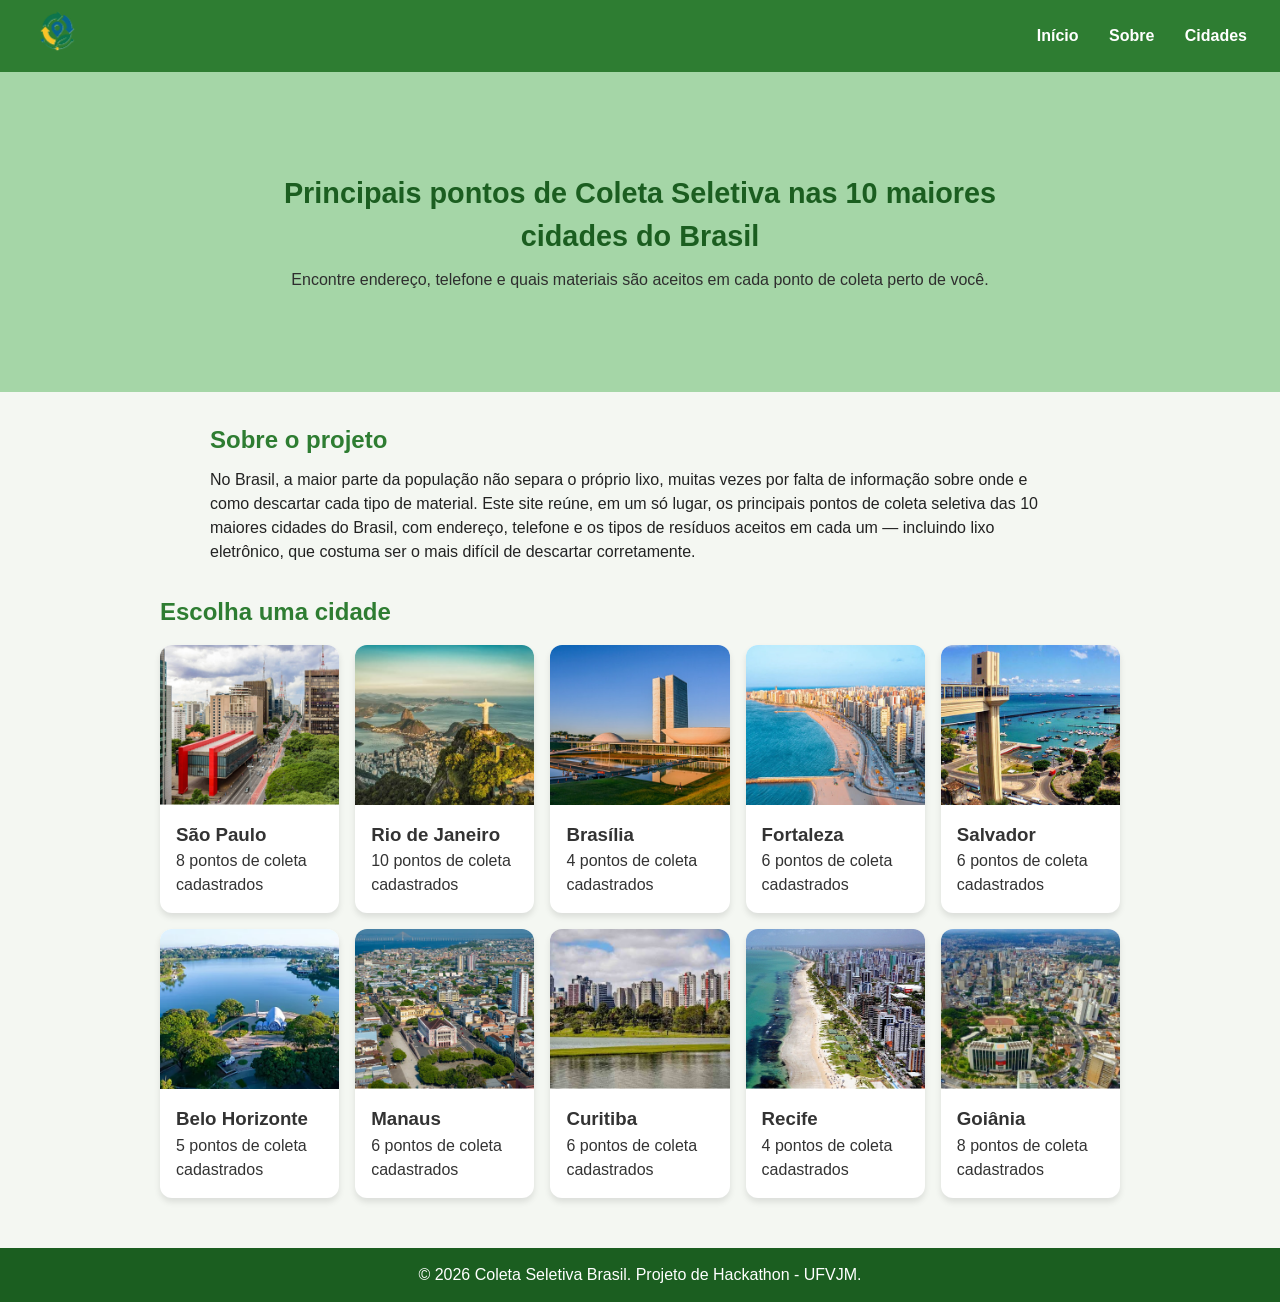
<file: Index.html>
<!DOCTYPE html>
<html lang="pt-BR">
<head>
	<meta charset="UTF-8">
	<meta name="viewport" content="width=device-width, initial-scale=1.0">
	<link rel="stylesheet" href="Style.css">
	<title>Coleta Seletiva Brasil</title>
</head>
<body>

<header>
	<div class="logo">
		<img src="Hackathon.png" alt="Logo do Site">
	</div>
	<div class="menu">
		<nav>
			<a href="Index.html">Início</a>
			<a href="#sobre">Sobre</a>
			<a href="#cidades">Cidades</a>
		</nav>
	</div>
</header>

<section class="hero">
	<h1>Principais pontos de Coleta Seletiva nas 10 maiores cidades do Brasil</h1>
	<p>Encontre endereço, telefone e quais materiais são aceitos em cada ponto de coleta perto de você.</p>
</section>

<section id="sobre" class="sobre">
	<h2>Sobre o projeto</h2>
	<p>
		No Brasil, a maior parte da população não separa o próprio lixo, muitas vezes por falta de informação
		sobre onde e como descartar cada tipo de material. Este site reúne, em um só lugar, os principais
		pontos de coleta seletiva das 10 maiores cidades do Brasil, com endereço, telefone e os tipos de
		resíduos aceitos em cada um — incluindo lixo eletrônico, que costuma ser o mais difícil de descartar
		corretamente.
	</p>
</section>

<section id="cidades" class="secao-cidades">
	<h2>Escolha uma cidade</h2>
	<div id="grid-cidades" class="grid-cidades">
		<!-- script -->
	</div>
</section>

<footer>
	<div class="rodape">
		<p>&copy; 2026 Coleta Seletiva Brasil. Projeto de Hackathon - UFVJM.</p>
	</div>
</footer>

<script src="Script.js"></script>
</body>
</html>
</file>
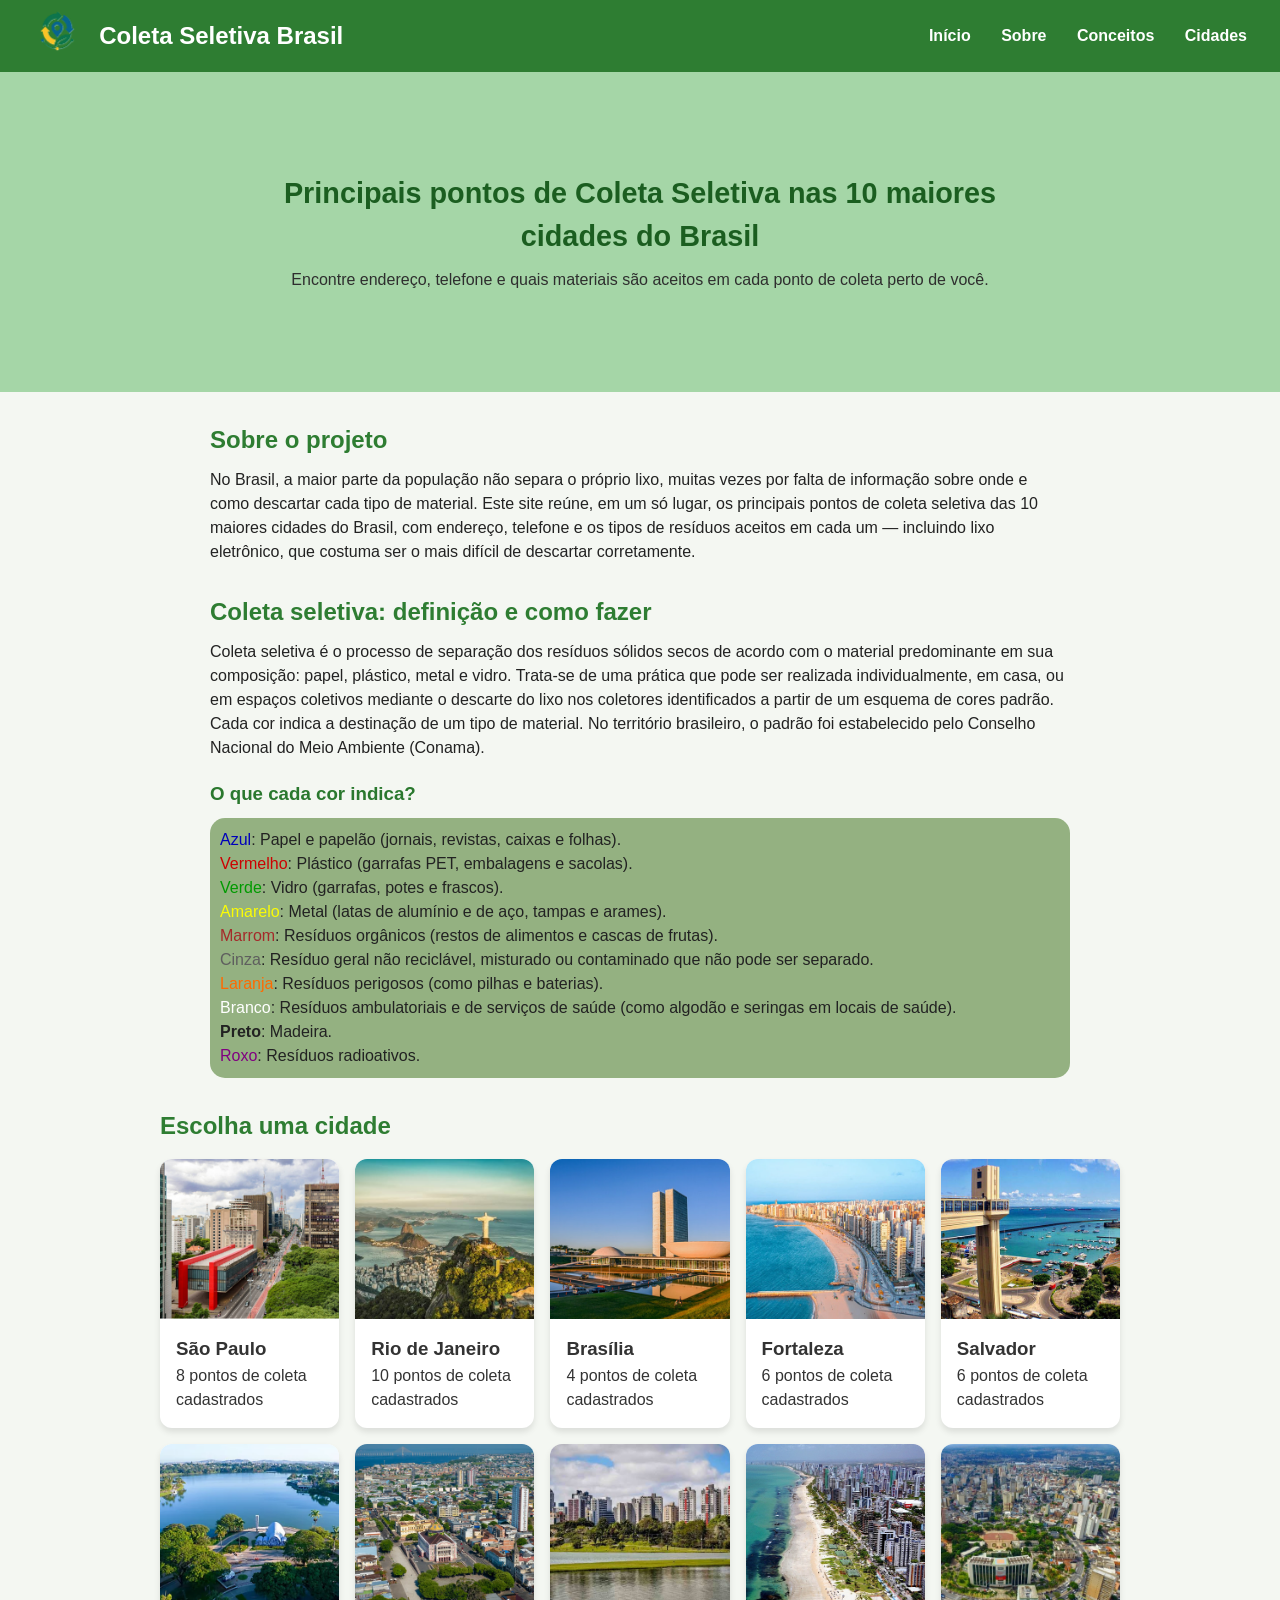
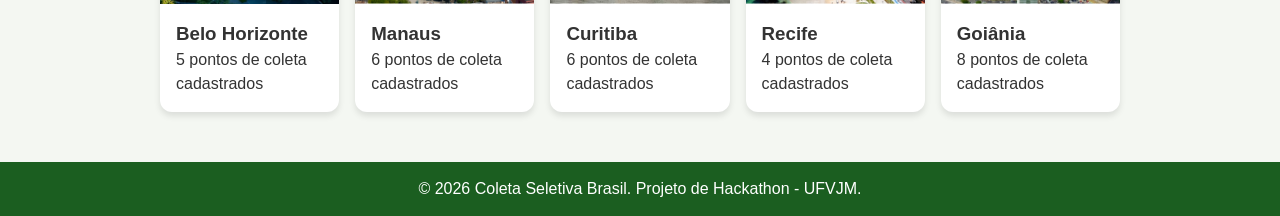
<file: index.html>
<!DOCTYPE html>
<html lang="pt-BR">
<head>
	<meta charset="UTF-8">
	<meta name="viewport" content="width=device-width, initial-scale=1.0">
	<link rel="stylesheet" href="Style.css">
	<link rel="shortcut icon" type="image/png" href="Hackathon.png">
	<title>Coleta Seletiva Brasil</title>
</head>
<body>
<header>
	<div class="logo-grupo">
		<div class="logo">
			<img src="Hackathon.png" alt="Logo do Site">
		</div>
		<div class="nome">
			<h2>Coleta Seletiva Brasil</h2>
		</div>
	</div>
	<div class="menu">
		<nav>
			<a href="index.html">Início</a>
			<a href="#sobre">Sobre</a>
			<a href="#conceitos">Conceitos</a>
			<a href="#cidades">Cidades</a>
		</nav>
	</div>
</header>

<section class="hero">
	<h1>Principais pontos de Coleta Seletiva nas 10 maiores cidades do Brasil</h1>
	<p>Encontre endereço, telefone e quais materiais são aceitos em cada ponto de coleta perto de você.</p>
</section>

<section id="sobre" class="sobre">
	<h2>Sobre o projeto</h2>
	<p>
		No Brasil, a maior parte da população não separa o próprio lixo, muitas vezes por falta de informação
		sobre onde e como descartar cada tipo de material. Este site reúne, em um só lugar, os principais
		pontos de coleta seletiva das 10 maiores cidades do Brasil, com endereço, telefone e os tipos de
		resíduos aceitos em cada um — incluindo lixo eletrônico, que costuma ser o mais difícil de descartar
		corretamente.
	</p>
</section>

<section id="conceitos" class="conceitos">
	<h2>Coleta seletiva: definição e como fazer</h2>
	<p>
		Coleta seletiva é o processo de separação dos resíduos sólidos secos de acordo com o material predominante
		em sua composição: papel, plástico, metal e vidro. Trata-se de uma prática que pode ser realizada individualmente,
		em casa, ou em espaços coletivos mediante o descarte do lixo nos coletores identificados a partir de um esquema de cores
		padrão. Cada cor indica a destinação de um tipo de material. No território brasileiro, o padrão foi estabelecido pelo Conselho Nacional
		do Meio Ambiente (Conama).
	</p>
	<h3>O que cada cor indica?</h3>
	<p class="cores">
		<a class="azul"> Azul</a>: Papel e papelão (jornais, revistas, caixas e folhas).<br>
		<a class="vermelho"> Vermelho</a>: Plástico (garrafas PET, embalagens e sacolas).<br>
		<a class="verde"> Verde</a>: Vidro (garrafas, potes e frascos).<br>
		<a class="amarelo"> Amarelo</a>: Metal (latas de alumínio e de aço, tampas e arames).<br>
		<a class="marrom"> Marrom</a>: Resíduos orgânicos (restos de alimentos e cascas de frutas).<br>
		<a class="cinza"> Cinza</a>: Resíduo geral não reciclável, misturado ou contaminado que não pode ser separado.<br>
		<a class="laranja"> Laranja</a>: Resíduos perigosos (como pilhas e baterias).<br>
		<a class="branco"> Branco</a>: Resíduos ambulatoriais e de serviços de saúde (como algodão e seringas em locais de saúde).<br>
		<a class="preto"> Preto</a>: Madeira.<br>
		<a class="roxo"> Roxo</a>: Resíduos radioativos.
	</p>
</section>

<section id="cidades" class="secao-cidades">
	<h2>Escolha uma cidade</h2>
	<div id="grid-cidades" class="grid-cidades">
		<!-- script -->
	</div>
</section>

<footer>
	<div class="rodape">
		<p>&copy; 2026 Coleta Seletiva Brasil. Projeto de Hackathon - UFVJM.</p>
	</div>
</footer>

<script src="Script.js"></script>
</body>
</html>
</file>
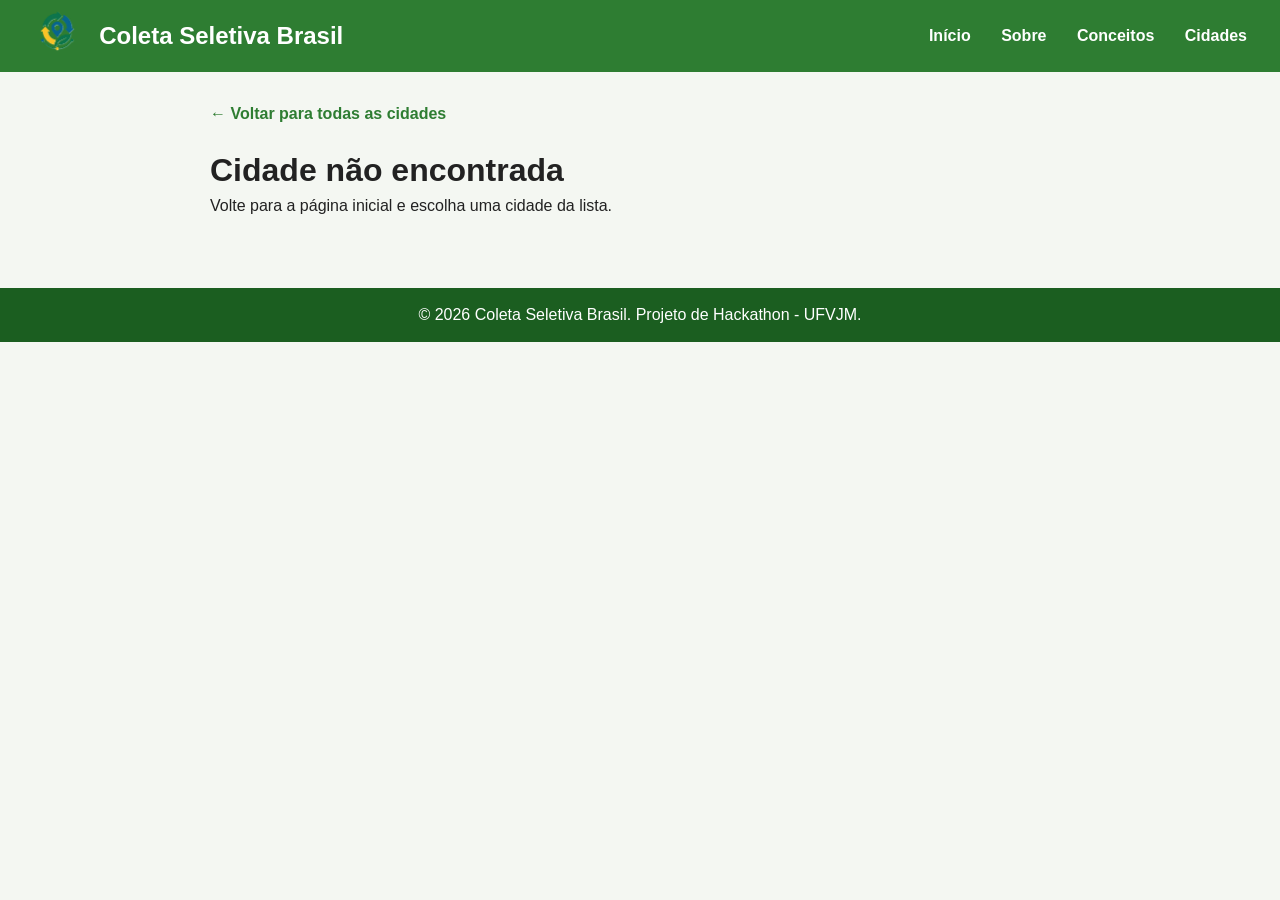
<file: cidade.html>
<!DOCTYPE html>
<html lang="pt-BR">
<head>
    <meta charset="UTF-8">
    <meta name="viewport" content="width=device-width, initial-scale=1.0">
    <link rel="stylesheet" href="Style.css">
    <title>Pontos de Coleta - Cidade</title>
</head>
<body>

<header>
    <div class="logo-grupo">
        <div class="logo">
            <img src="Hackathon.png" alt="Logo do Site">
        </div>
        <div class="nome">
            <h2>Coleta Seletiva Brasil</h2>
        </div>
    </div>
    <div class="menu">
        <nav>
            <a href="index.html">Início</a>
            <a href="index.html#sobre">Sobre</a>
            <a href="index.html#conceitos">Conceitos</a>
            <a href="index.html#cidades">Cidades</a>
        </nav>
    </div>
</header>

<div class="cidade-container">
    <a href="index.html" class="voltar">&larr; Voltar para todas as cidades</a>
    <div id="conteudo-cidade">
        <!-- script -->
    </div>
</div>

<footer>
    <div class="rodape">
        <p>&copy; 2026 Coleta Seletiva Brasil. Projeto de Hackathon - UFVJM.</p>
    </div>
</footer>

<script src="Script.js"></script>
</body>
</html>
</file>
<file: Style.css>
* {
    margin: 0;
    padding: 0;
    box-sizing: border-box;
}

html {
    scroll-behavior: smooth;
}

body {
    font-family: Arial, Helvetica, sans-serif;
    background-color: #f4f7f2;
    color: #222;
    line-height: 1.5;
}

a {
    text-decoration: none;
    color: inherit;
}

header {
    background-color: #2e7d32;
    color: #fff;
    display: flex;
    justify-content: space-between;
    align-items: center;
    padding: 10px 30px;
    flex-wrap: wrap;
}

header .logo-grupo {
    display: flex;
    align-items: center;
    gap: 15px;
}

header .logo img {
    height: 45px;
}

header .nome h2 {
    margin: 0;
    font-size: 1.5rem;
}


header .menu nav a {
    color: #fff;
    margin-left: 20px;
    font-weight: bold;
    padding: 6px 3px;
}

header .menu nav a:hover {
    border-bottom: 2px solid #ffffff;
}

.nome{
    font-size: 1.2rem;
    color : white;
}

.hero {
    background-color: #a5d6a7;
    text-align: center;
    padding: 100px 20px;
}

.hero h1 {
    font-size: 1.8rem;
    color: #1b5e20;
    max-width: 800px;
    margin: 0 auto 10px auto;
}

.hero p {
    max-width: 700px;
    margin: 0 auto;
    color: #2e2e2e;
}

.sobre {
    max-width: 900px;
    margin: 30px auto;
    padding: 0 20px;
}

.sobre h2 {
    color: #2e7d32;
    margin-bottom: 10px;
}

.conceitos {
    max-width: 900px;
    margin: 30px auto;
    padding: 0 20px;
}

.conceitos h2 {
    color: #2e7d32;
    margin-bottom: 10px;
}

.cores {
    background-color: #94b181;
    border-radius: 15px;
    padding: 10px;
}

.azul{
    color: #0000ba;
}

.vermelho{
    color: #cd0000;
}
.verde{
    color: #009a00;
}

.amarelo{
    color: rgb(255 255 0 / 0.96);
}

.marrom{
    color: brown;
}

.cinza{
    color: #5e5e5e;
}

.laranja{
    color: #ff6a00;
}

.branco{
    color: white;
}

.preto{
    font-weight: bold;
}

.roxo{
    color: purple;
}

.conceitos h3 {
    color: #2a782e;
    margin-top: 20px;
    margin-bottom: 10px;
}

.secao-cidades {
    max-width: 1000px;
    margin: 20px auto 50px auto;
    padding: 0 20px;
}

.secao-cidades h2 {
    color: #2e7d32;
    margin-bottom: 15px;
}

.grid-cidades {
    display: grid;
    grid-template-columns: repeat(auto-fill, minmax(150px, 1fr));
    gap: 16px;
}

.card-cidade {
    display: flex;
    flex-direction: column;
    overflow: hidden;
    border-radius: 12px;
    box-shadow: 0 4px 6px rgba(0, 0, 0, 0.1);
    text-decoration: none;
    color: #333;
    background: #fff;
}

.card-foto {
    width: 100%;
    height: 160px;
    object-fit: cover; /* Recorta a imagem proporcionalmente sem distorcer */
}

.card-conteudo {
    padding: 16px;
}

.cidade-container {
    max-width: 900px;
    margin: 30px auto;
    padding: 0 20px 40px 20px;
}

.voltar {
    display: inline-block;
    margin-bottom: 20px;
    color: #2e7d32;
    font-weight: bold;
}

.cidade-header {
    display: flex;
    align-items: center;
    gap: 15px;
    margin-bottom: 25px;
    flex-wrap: wrap;
}

.cidade-header {
    display: flex;
    align-items: center;
    gap: 24px;
    padding: 20px;
    background-color: #f9f9f9;
    border-radius: 12px;
}

.cidade-foto-grande {
    width: 120px;
    height: 120px;
    object-fit: cover;
    border-radius: 50%;
    box-shadow: 0 4px 6px rgba(0, 0, 0, 0.1);
}

.cidade-header h1 {
    color: #1b5e20;
}

.filtro {
    background-color: #e8f5e9;
    border: 1px solid #c8e6c9;
    padding: 15px;
    border-radius: 8px;
    margin-bottom: 25px;
}

.filtro label {
    display: block;
    margin-bottom: 8px;
    font-weight: bold;
    color: #1b5e20;
}

.filtro select {
    width: 100%;
    max-width: 350px;
    padding: 8px;
    border-radius: 5px;
    border: 1px solid #999;
    font-size: 1rem;
}

.lista-pontos {
    display: flex;
    flex-direction: column;
    gap: 14px;
}

.ponto-coleta {
    background-color: #fff;
    border-left: 5px solid #2e7d32;
    border-radius: 6px;
    padding: 15px 18px;
    box-shadow: 0 1px 3px rgba(0, 0, 0, 0.08);
}

.ponto-coleta h3 {
    color: #1b5e20;
    margin-bottom: 6px;
}

.vazio {
    color: #666;
    font-style: italic;
}

footer {
    background-color: #1b5e20;
    color: #fff;
    text-align: center;
    padding: 15px;
    margin-top: 30px;
}

@media (max-width: 600px) {
    header {
        flex-direction: column;
        gap: 10px;
        text-align: center;
    }

    header .menu nav a {
        margin: 0 8px;
    }
}
</file>
